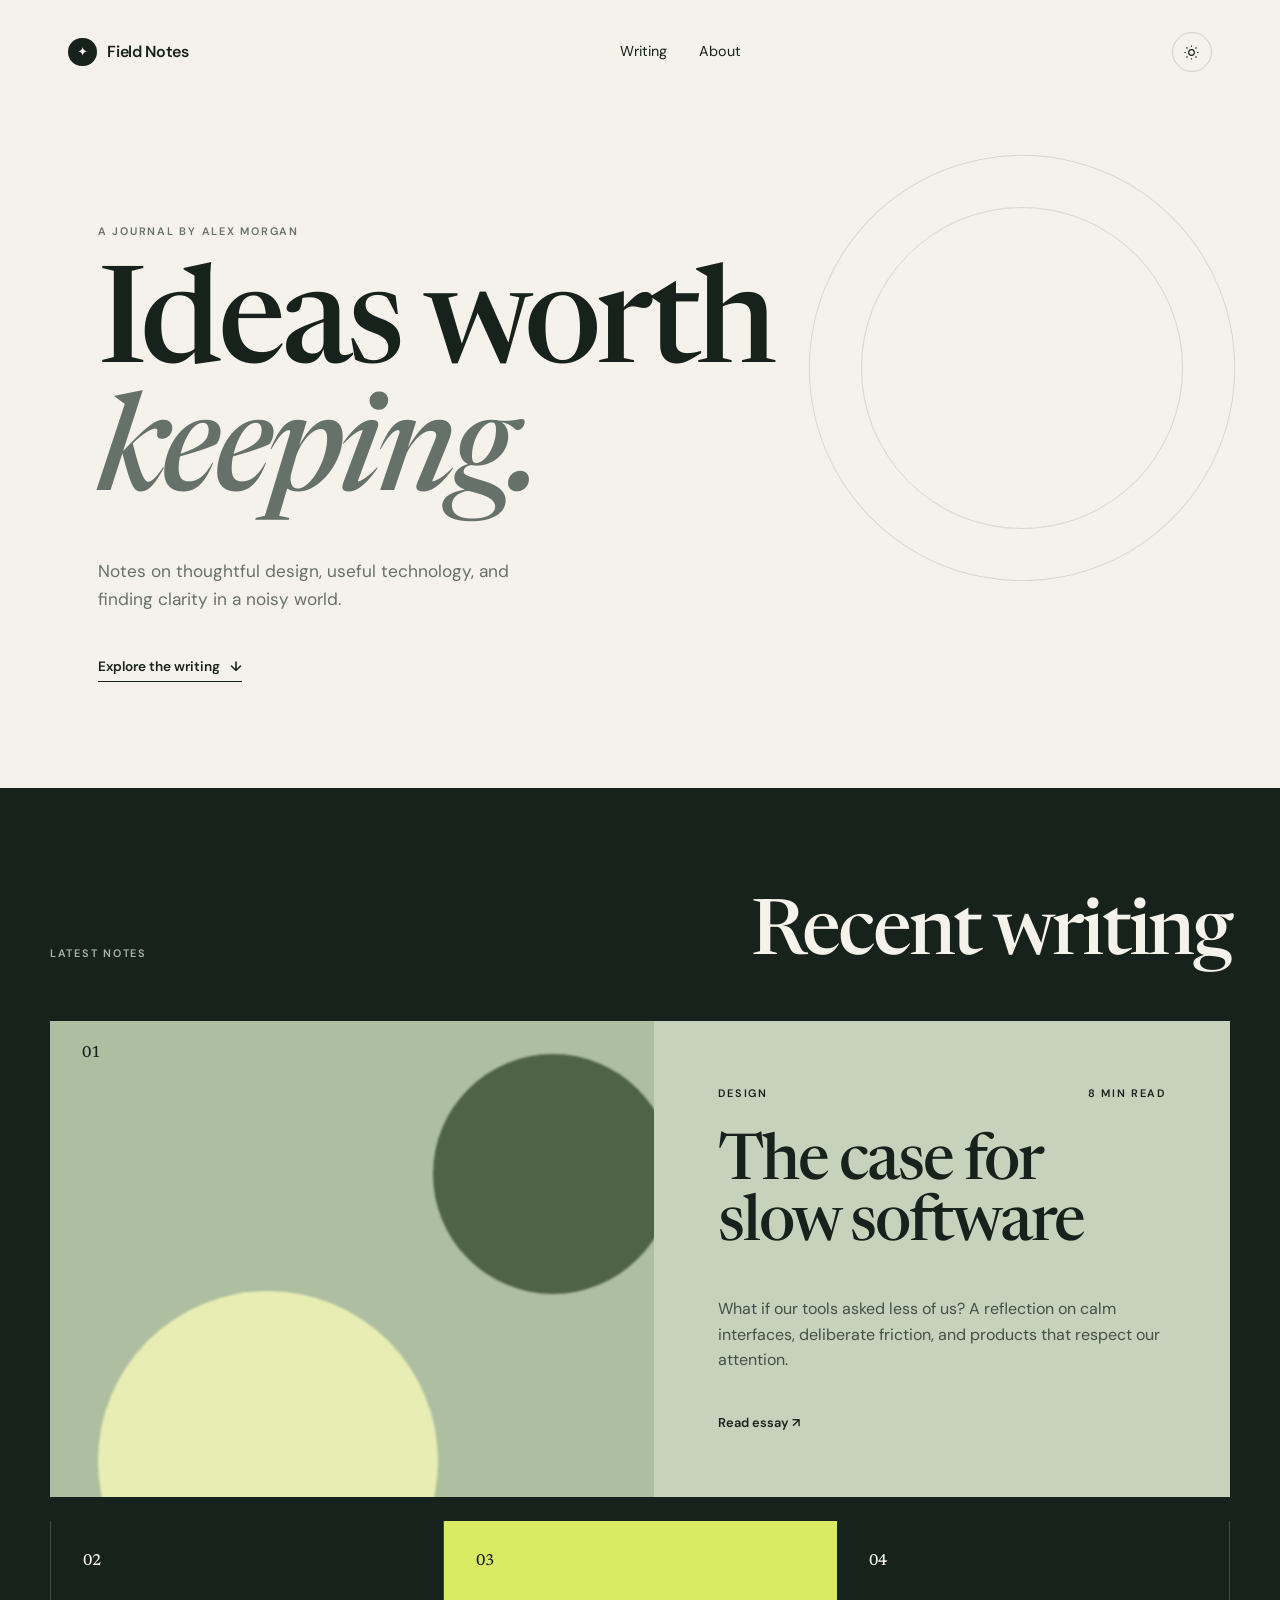
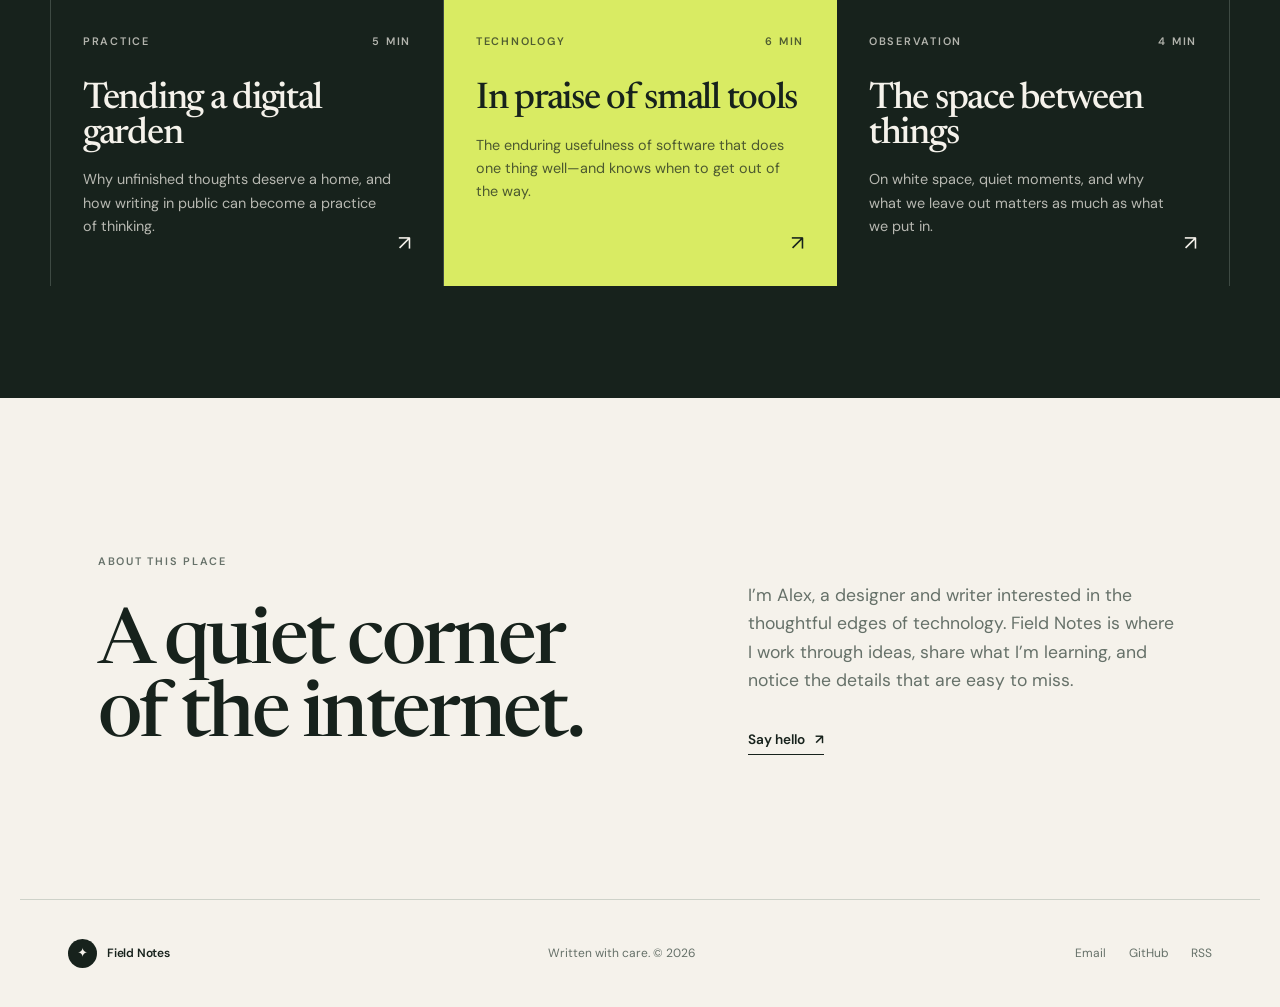
<file: index.html>
<!doctype html>
<html lang="en">
  <head>
    <meta charset="UTF-8" />
    <meta name="viewport" content="width=device-width, initial-scale=1.0" />
    <meta name="description" content="Field Notes — thoughtful essays on design, technology, and the quiet details of everyday life." />
    <meta name="theme-color" content="#f5f2eb" />
    <title>Field Notes — Ideas worth keeping</title>
    <link rel="preconnect" href="https://fonts.googleapis.com" />
    <link rel="preconnect" href="https://fonts.gstatic.com" crossorigin />
    <link href="https://fonts.googleapis.com/css2?family=DM+Sans:wght@400;500;600&family=Newsreader:opsz,wght@6..72,500;6..72,600&display=swap" rel="stylesheet" />
    <link rel="stylesheet" href="styles.css" />
    <script src="script.js" defer></script>
  </head>
  <body>
    <a class="skip-link" href="#main">Skip to content</a>
    <header class="site-header">
      <a class="brand" href="#top" aria-label="Field Notes home">
        <span class="brand-mark" aria-hidden="true">✦</span>
        <span>Field Notes</span>
      </a>
      <nav aria-label="Main navigation">
        <a href="#writing">Writing</a>
        <a href="#about">About</a>
      </nav>
      <button class="theme-toggle" type="button" aria-label="Switch to dark theme" title="Change theme">
        <svg class="sun" viewBox="0 0 24 24" aria-hidden="true"><circle cx="12" cy="12" r="4"/><path d="M12 2v2M12 20v2M4.93 4.93l1.42 1.42M17.66 17.66l1.41 1.41M2 12h2M20 12h2M4.93 19.07l1.42-1.42M17.66 6.34l1.41-1.41"/></svg>
        <svg class="moon" viewBox="0 0 24 24" aria-hidden="true"><path d="M20.5 14.2A8 8 0 0 1 9.8 3.5 8.5 8.5 0 1 0 20.5 14.2Z"/></svg>
      </button>
    </header>

    <main id="main">
      <section class="hero" id="top">
        <p class="eyebrow">A journal by Alex Morgan</p>
        <h1>Ideas worth<br /><em>keeping.</em></h1>
        <p class="intro">Notes on thoughtful design, useful technology, and finding clarity in a noisy world.</p>
        <a class="text-link" href="#writing">Explore the writing <span aria-hidden="true">↓</span></a>
      </section>

      <section class="writing" id="writing" aria-labelledby="writing-title">
        <div class="section-heading">
          <p class="eyebrow">Latest notes</p>
          <h2 id="writing-title">Recent writing</h2>
        </div>
        <div class="featured-wrap">
          <article class="featured-card" tabindex="0" data-post="slow-software" aria-label="Read The case for slow software">
            <div class="featured-visual" aria-hidden="true">
              <div class="orb orb-one"></div><div class="orb orb-two"></div><span>01</span>
            </div>
            <div class="featured-copy">
              <p class="meta"><span>Design</span><span>8 min read</span></p>
              <h3>The case for slow software</h3>
              <p>What if our tools asked less of us? A reflection on calm interfaces, deliberate friction, and products that respect our attention.</p>
              <span class="read-more">Read essay <span aria-hidden="true">↗</span></span>
            </div>
          </article>
        </div>

        <div class="post-grid">
          <article class="post-card" tabindex="0" data-post="digital-garden" aria-label="Read Tending a digital garden">
            <div class="card-number">02</div>
            <p class="meta"><span>Practice</span><span>5 min</span></p>
            <h3>Tending a digital garden</h3>
            <p>Why unfinished thoughts deserve a home, and how writing in public can become a practice of thinking.</p>
            <span class="arrow" aria-hidden="true">↗</span>
          </article>
          <article class="post-card accent" tabindex="0" data-post="small-tools" aria-label="Read In praise of small tools">
            <div class="card-number">03</div>
            <p class="meta"><span>Technology</span><span>6 min</span></p>
            <h3>In praise of small tools</h3>
            <p>The enduring usefulness of software that does one thing well—and knows when to get out of the way.</p>
            <span class="arrow" aria-hidden="true">↗</span>
          </article>
          <article class="post-card" tabindex="0" data-post="space-between" aria-label="Read The space between things">
            <div class="card-number">04</div>
            <p class="meta"><span>Observation</span><span>4 min</span></p>
            <h3>The space between things</h3>
            <p>On white space, quiet moments, and why what we leave out matters as much as what we put in.</p>
            <span class="arrow" aria-hidden="true">↗</span>
          </article>
        </div>
      </section>

      <section class="about" id="about" aria-labelledby="about-title">
        <p class="eyebrow">About this place</p>
        <div class="about-grid">
          <h2 id="about-title">A quiet corner<br />of the internet.</h2>
          <div>
            <p>I’m Alex, a designer and writer interested in the thoughtful edges of technology. Field Notes is where I work through ideas, share what I’m learning, and notice the details that are easy to miss.</p>
            <a class="text-link" href="mailto:hello@example.com">Say hello <span aria-hidden="true">↗</span></a>
          </div>
        </div>
      </section>
    </main>

    <footer>
      <a class="brand" href="#top"><span class="brand-mark" aria-hidden="true">✦</span><span>Field Notes</span></a>
      <p>Written with care. © <span id="year"></span></p>
      <div class="socials"><a href="mailto:hello@example.com">Email</a><a href="https://github.com/" rel="me">GitHub</a><a href="rss.xml">RSS</a></div>
    </footer>

    <dialog class="reader" aria-labelledby="reader-title">
      <button class="reader-close" type="button" aria-label="Close article">×</button>
      <article>
        <p class="meta" id="reader-meta"></p>
        <h2 id="reader-title"></h2>
        <div id="reader-body"></div>
      </article>
    </dialog>
  </body>
</html>
</file>
<file: styles.css>
:root {
  --paper: #f5f2eb;
  --ink: #17221c;
  --muted: #667169;
  --line: #ced2c9;
  --sage: #c6d2bc;
  --acid: #d9eb63;
  --card: #ebe9e2;
  --serif: "Newsreader", Georgia, serif;
  --sans: "DM Sans", system-ui, sans-serif;
}

* { box-sizing: border-box; }
html { scroll-behavior: smooth; }
body { margin: 0; background: var(--paper); color: var(--ink); font-family: var(--sans); font-size: 16px; line-height: 1.6; transition: background .25s, color .25s; }
a { color: inherit; text-decoration: none; }
button { color: inherit; }
.skip-link { position: fixed; left: 1rem; top: -4rem; z-index: 20; background: var(--ink); color: var(--paper); padding: .65rem 1rem; }
.skip-link:focus { top: 1rem; }
.site-header, footer { max-width: 1240px; margin: auto; padding: 2rem 3rem; display: flex; align-items: center; justify-content: space-between; }
.site-header { position: relative; z-index: 5; }
.brand { display: flex; gap: .65rem; align-items: center; font-weight: 600; letter-spacing: -.02em; }
.brand-mark { display: grid; place-items: center; width: 1.8rem; height: 1.8rem; border-radius: 50%; background: var(--ink); color: var(--paper); font-size: .8rem; }
nav { display: flex; gap: 2rem; font-size: .9rem; }
nav a, .socials a { position: relative; }
nav a::after, .socials a::after { content: ""; position: absolute; height: 1px; left: 0; right: 100%; bottom: -.25rem; background: currentColor; transition: right .2s; }
nav a:hover::after, .socials a:hover::after { right: 0; }
.theme-toggle { border: 1px solid var(--line); background: transparent; border-radius: 50%; width: 2.5rem; height: 2.5rem; display: grid; place-items: center; cursor: pointer; }
.theme-toggle svg { width: 17px; fill: none; stroke: currentColor; stroke-width: 1.6; }
.moon { display: none; }
main { overflow: hidden; }
.hero { max-width: 1180px; min-height: 76vh; margin: auto; padding: 12vh 3rem 5rem; position: relative; }
.hero::after { content: ""; position: absolute; width: 25vw; height: 25vw; max-width: 390px; max-height: 390px; border: 1px solid var(--line); border-radius: 50%; right: 4%; top: 15%; box-shadow: 0 0 0 4vw var(--paper), 0 0 0 calc(4vw + 1px) var(--line); opacity: .8; z-index: -1; }
.eyebrow, .meta { text-transform: uppercase; letter-spacing: .16em; font-size: .68rem; font-weight: 600; }
.eyebrow { color: var(--muted); }
h1, h2, h3 { font-family: var(--serif); font-weight: 500; line-height: .95; margin: 0; letter-spacing: -.035em; }
h1 { font-size: clamp(4.7rem, 10.5vw, 9.5rem); max-width: 850px; margin: 1.7rem 0 2.2rem; }
h1 em { color: var(--muted); font-weight: 500; }
.intro { max-width: 460px; color: var(--muted); font-size: 1.08rem; margin-bottom: 2.5rem; }
.text-link { display: inline-flex; gap: .6rem; align-items: center; border-bottom: 1px solid var(--ink); padding-bottom: .2rem; font-size: .85rem; font-weight: 600; }
.writing { background: var(--ink); color: var(--paper); padding: 7rem max(3rem, calc((100vw - 1180px)/2)); }
.writing .eyebrow { color: #aab3ac; }
.section-heading { display: flex; align-items: end; justify-content: space-between; margin-bottom: 3rem; }
.section-heading h2, .about h2 { font-size: clamp(3rem, 6vw, 5.3rem); }
.featured-card { display: grid; grid-template-columns: 1.05fr 1fr; min-height: 430px; background: var(--sage); color: var(--ink); cursor: pointer; outline-offset: 4px; }
.featured-visual { position: relative; overflow: hidden; background: #aebfa1; min-height: 350px; }
.featured-visual > span { position: absolute; left: 2rem; top: 1.5rem; font: 500 1rem var(--serif); }
.orb { position: absolute; border-radius: 50%; filter: blur(1px); }
.orb-one { width: 340px; height: 340px; background: #e7edb3; left: 8%; bottom: -28%; }
.orb-two { width: 240px; height: 240px; background: #73856b; right: -3%; top: 7%; mix-blend-mode: multiply; }
.featured-copy { padding: clamp(2rem, 5vw, 5.2rem); display: flex; flex-direction: column; justify-content: center; }
.meta { display: flex; justify-content: space-between; margin: 0 0 2rem; }
.featured-copy h3 { font-size: clamp(2.8rem, 5vw, 4.8rem); margin-bottom: 1.5rem; }
.featured-copy > p:not(.meta) { color: #435047; max-width: 470px; }
.read-more { margin-top: 1.5rem; font-size: .8rem; font-weight: 600; }
.post-grid { display: grid; grid-template-columns: repeat(3, 1fr); border-left: 1px solid #3e4a43; margin-top: 1.5rem; }
.post-card { position: relative; min-height: 365px; padding: 2rem; border-right: 1px solid #3e4a43; cursor: pointer; transition: color .2s, background .2s; }
.post-card:hover, .post-card:focus { background: var(--paper); color: var(--ink); outline: none; }
.post-card.accent { background: var(--acid); color: var(--ink); border-color: var(--acid); }
.card-number { font: 500 1rem var(--serif); margin-bottom: 4rem; }
.post-card .meta { color: inherit; opacity: .7; }
.post-card h3 { font-size: 2.3rem; margin: 1rem 0; }
.post-card > p:last-of-type { font-size: .9rem; opacity: .72; max-width: 310px; }
.arrow { position: absolute; right: 2rem; bottom: 1.7rem; font-size: 1.3rem; }
.about { max-width: 1180px; margin: auto; padding: 9rem 3rem; }
.about-grid { display: grid; grid-template-columns: 1.25fr 1fr; gap: 10%; align-items: end; }
.about-grid > div p { color: var(--muted); font-size: 1.1rem; max-width: 450px; margin: 0 0 2rem; }
footer { border-top: 1px solid var(--line); font-size: .75rem; color: var(--muted); }
footer .brand { color: var(--ink); }
.socials { display: flex; gap: 1.4rem; }
.reader { width: min(760px, calc(100% - 2rem)); max-height: calc(100vh - 3rem); border: 0; padding: clamp(2rem, 7vw, 5rem); background: var(--paper); color: var(--ink); box-shadow: 0 25px 90px #0008; }
.reader::backdrop { background: #0d1712d9; backdrop-filter: blur(5px); }
.reader-close { position: absolute; right: 1.5rem; top: 1rem; border: 0; background: transparent; font-size: 2rem; cursor: pointer; }
.reader h2 { font-size: clamp(3rem, 8vw, 5rem); margin: 1.5rem 0 2.5rem; }
#reader-body p { font-family: var(--serif); font-size: 1.22rem; line-height: 1.75; }
body.dark { --paper: #152019; --ink: #edf0e8; --muted: #a8b1aa; --line: #415046; --card: #202c24; }
body.dark .sun { display: none; } body.dark .moon { display: block; }
body.dark .hero::after { box-shadow: 0 0 0 4vw var(--paper), 0 0 0 calc(4vw + 1px) var(--line); }

@media (max-width: 760px) {
  .site-header, footer { padding: 1.3rem 1.25rem; }
  nav { display: none; }
  .hero { padding: 15vh 1.25rem 4rem; min-height: 78vh; }
  .hero::after { width: 52vw; height: 52vw; right: -14%; top: 18%; }
  h1 { font-size: clamp(4.2rem, 20vw, 6.8rem); }
  .writing { padding: 5rem 1.25rem; }
  .featured-card { grid-template-columns: 1fr; }
  .featured-visual { min-height: 270px; }
  .post-grid { grid-template-columns: 1fr; border-top: 1px solid #3e4a43; }
  .post-card { min-height: 320px; border-bottom: 1px solid #3e4a43; }
  .about { padding: 6rem 1.25rem; }
  .about-grid { grid-template-columns: 1fr; gap: 3rem; }
  footer { flex-wrap: wrap; gap: 1.4rem; }
  footer > p { order: 3; width: 100%; }
}

@media (prefers-reduced-motion: reduce) { html { scroll-behavior: auto; } * { transition: none !important; } }
</file>
